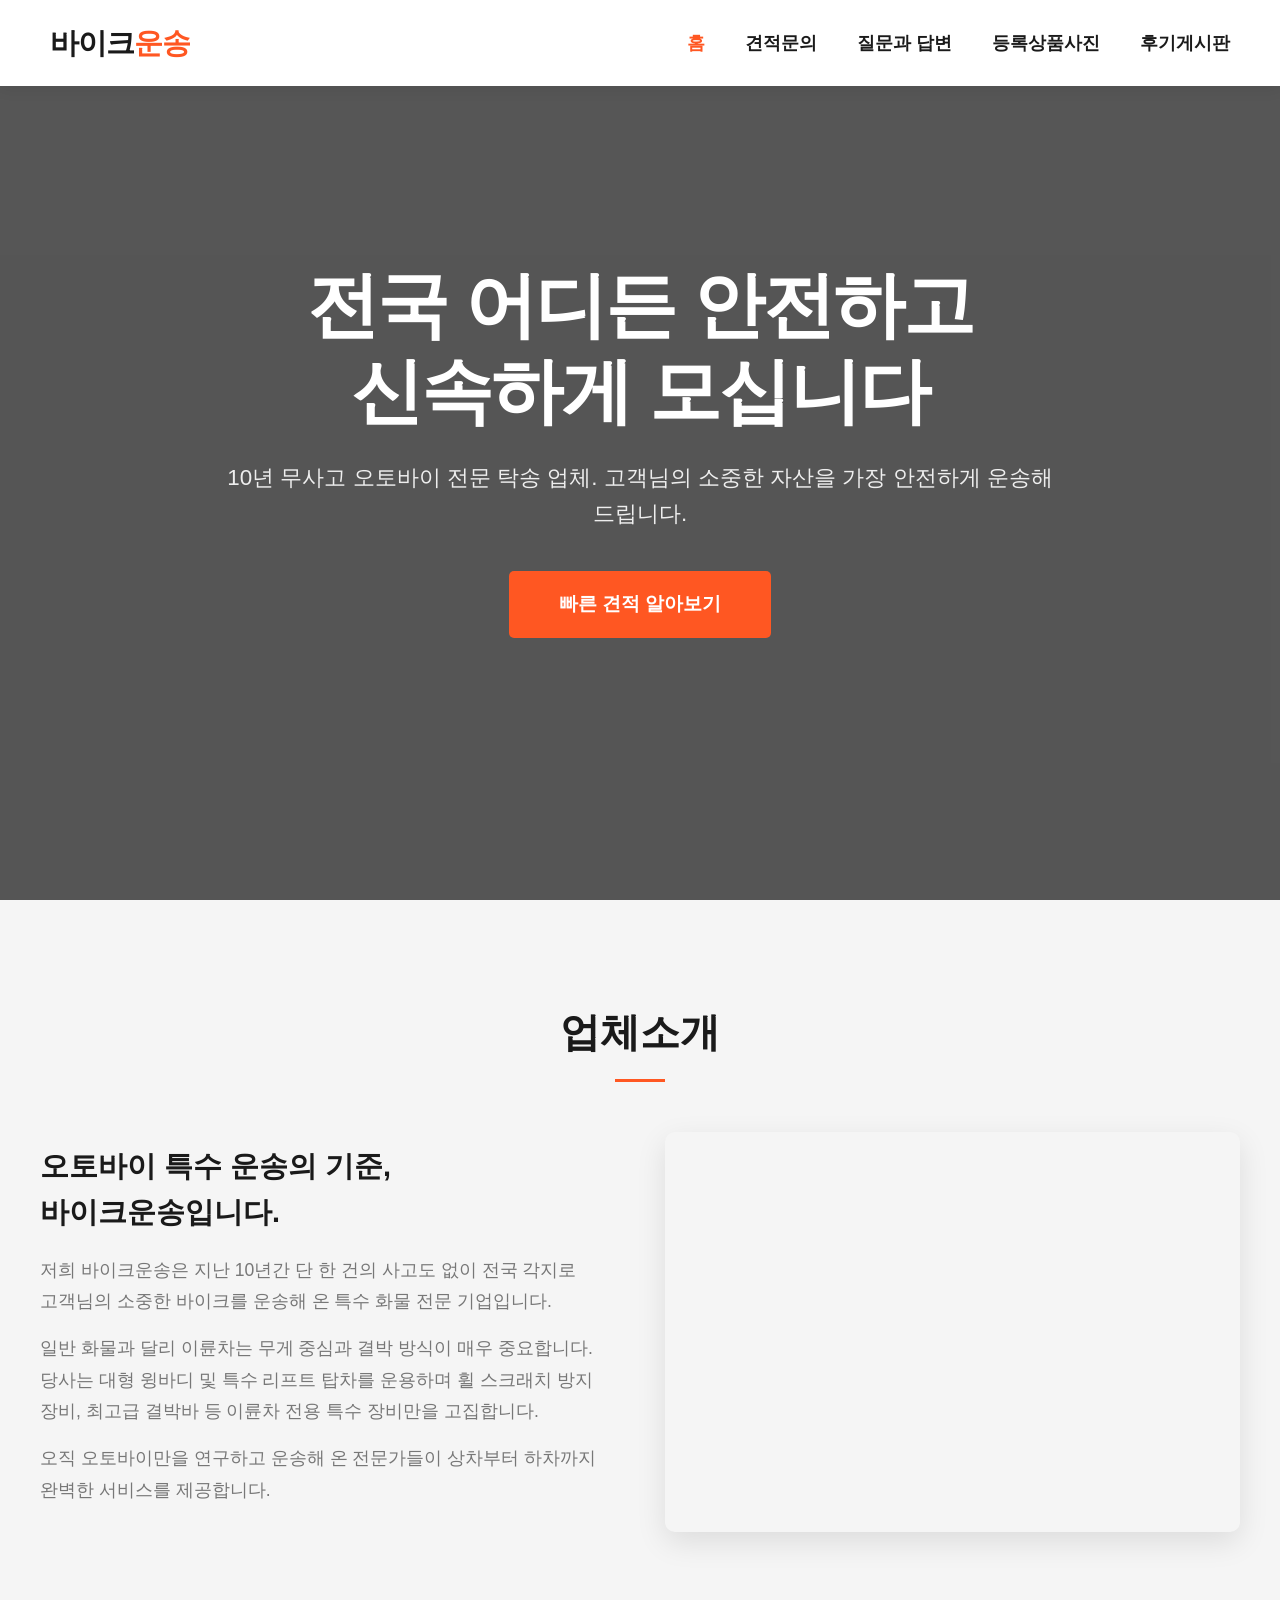
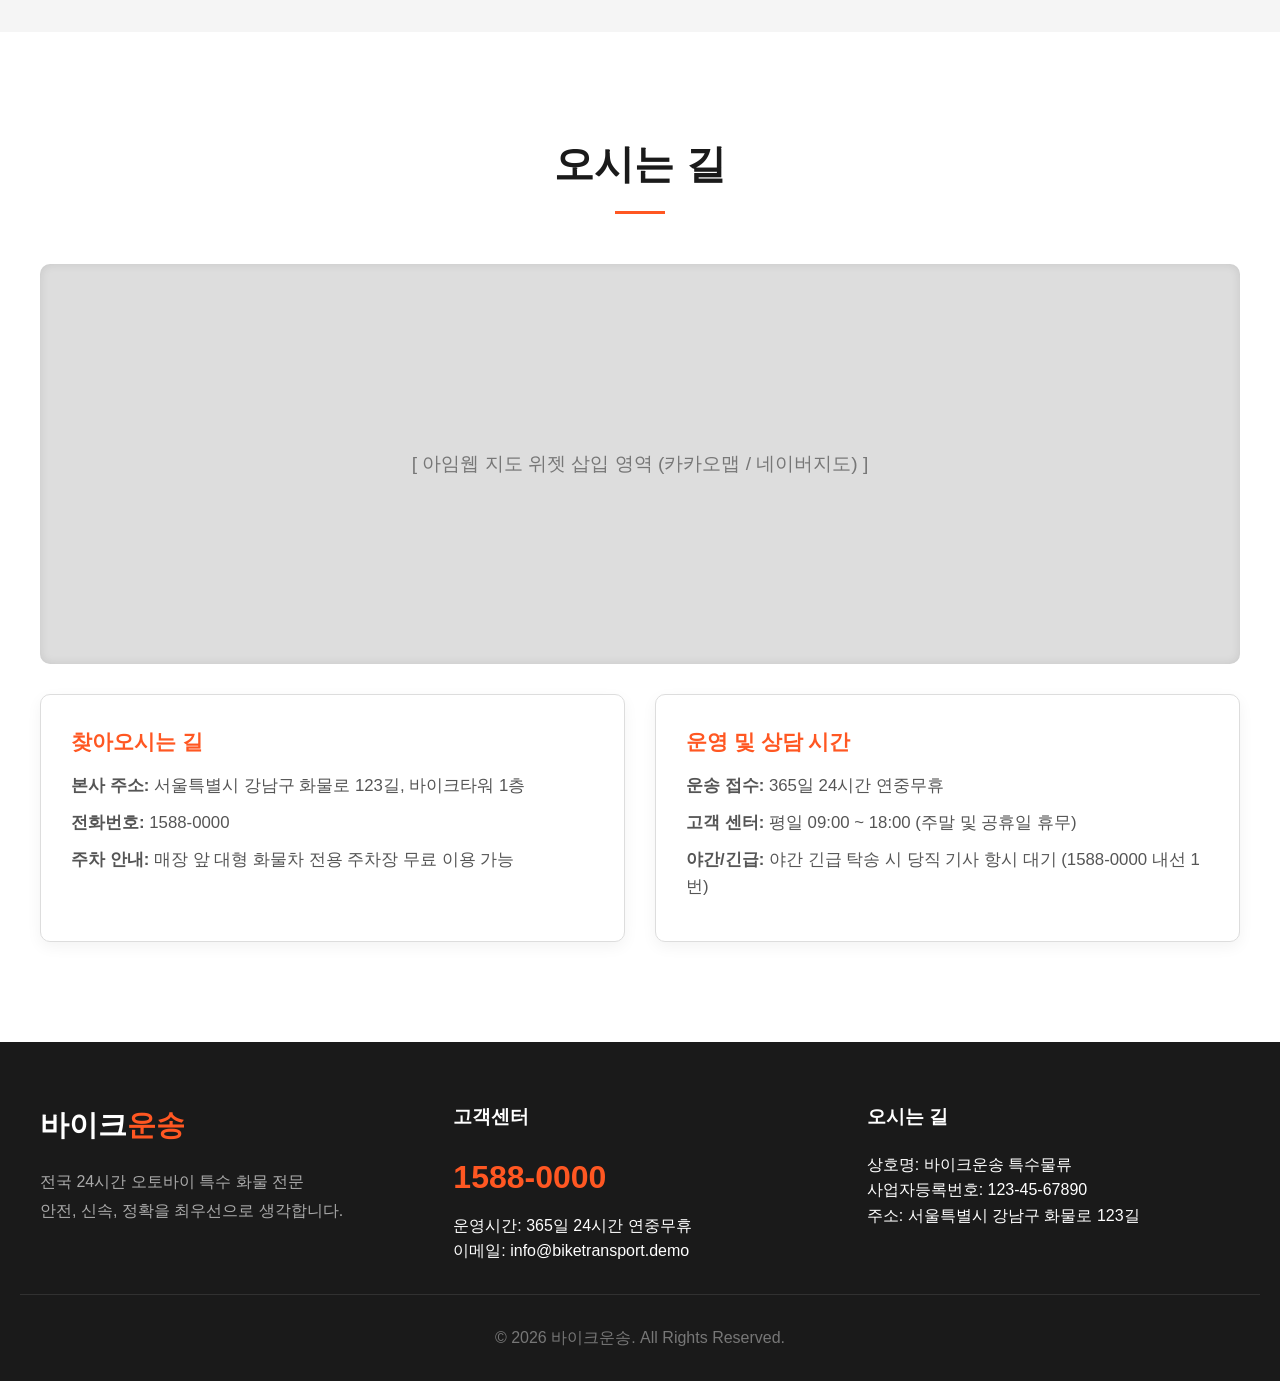
<file: index.html>
<!DOCTYPE html>
<html lang="ko">
<head>
    <meta charset="UTF-8">
    <meta name="viewport" content="width=device-width, initial-scale=1.0">
    <title>바이크원 - 오토바이 운송 전문업체</title>
    <link rel="stylesheet" href="style.css">
    <style>
        /* Hero Section */
        .hero {
            position: relative;
            background-image: url('file:///C:/Users/qw855/.gemini/antigravity-ide/brain/d20d2bac-07ef-422f-bea6-c8b4a701c289/bike_transport_hero_1781770905101.png');
            background-size: cover;
            background-position: center;
            height: 100vh;
            display: flex;
            align-items: center;
            justify-content: center;
            color: white;
            text-align: center;
        }
        .hero::before {
            content: '';
            position: absolute;
            top: 0; left: 0; right: 0; bottom: 0;
            background: rgba(0, 0, 0, 0.65);
        }
        .hero-content {
            position: relative;
            z-index: 1;
            max-width: 900px;
            padding: 20px;
        }
        .hero h1 {
            font-size: 4.5rem;
            margin-bottom: 25px;
            font-weight: 900;
            word-break: keep-all;
            line-height: 1.2;
            letter-spacing: -2px;
        }
        .hero p {
            font-size: 1.4rem;
            margin-bottom: 40px;
            opacity: 0.9;
            word-break: keep-all;
            font-weight: 300;
        }
        .btn-orange {
            display: inline-block;
            background-color: var(--primary-orange);
            color: white;
            padding: 18px 50px;
            border-radius: 5px;
            font-size: 1.2rem;
            font-weight: 700;
            transition: all 0.3s;
            text-transform: uppercase;
        }
        .btn-orange:hover {
            background-color: #E64A19;
            transform: translateY(-3px);
            box-shadow: 0 10px 20px rgba(255,87,34,0.3);
        }

        /* Section Styles for Home */
        section { padding: 100px 20px; background-color: white; }
        .section-alt { background-color: #f5f5f5; }
        .container { max-width: 1200px; margin: 0 auto; }
        .section-title {
            font-size: 2.5rem;
            color: var(--primary-black);
            font-weight: 900;
            margin-bottom: 50px;
            text-align: center;
            position: relative;
        }
        .section-title::after {
            content: '';
            display: block;
            width: 50px; height: 3px;
            background: var(--primary-orange);
            margin: 15px auto 0;
        }

        /* About Us (업체소개) */
        .about-grid {
            display: grid;
            grid-template-columns: 1fr 1fr;
            gap: 50px;
            align-items: center;
        }
        .about-text h3 {
            font-size: 1.8rem;
            margin-bottom: 20px;
            color: var(--primary-black);
        }
        .about-text p {
            font-size: 1.1rem;
            color: var(--text-gray);
            margin-bottom: 15px;
            word-break: keep-all;
            line-height: 1.8;
        }
        .about-image {
            width: 100%;
            height: 400px;
            background-image: url('https://images.unsplash.com/photo-1558981403-c5f9899a28bc?q=80&w=800&auto=format&fit=crop');
            background-size: cover;
            background-position: center;
            border-radius: 10px;
            box-shadow: 0 10px 30px rgba(0,0,0,0.1);
        }

        /* Location (오시는길) */
        .location-grid {
            display: grid;
            grid-template-columns: 1fr;
            gap: 30px;
        }
        .map-area {
            width: 100%;
            height: 400px;
            background-color: #ddd;
            display: flex;
            align-items: center;
            justify-content: center;
            color: #777;
            font-size: 1.2rem;
            border-radius: 10px;
            box-shadow: inset 0 0 10px rgba(0,0,0,0.1);
        }
        .location-info {
            display: flex;
            gap: 30px;
            flex-wrap: wrap;
        }
        .loc-card {
            flex: 1;
            min-width: 300px;
            background: white;
            padding: 30px;
            border-radius: 10px;
            box-shadow: 0 5px 15px rgba(0,0,0,0.05);
            border: 1px solid var(--border-color);
        }
        .loc-card h4 {
            font-size: 1.3rem;
            color: var(--primary-orange);
            margin-bottom: 15px;
        }
        .loc-card p {
            font-size: 1.05rem;
            margin-bottom: 10px;
            color: #555;
        }

        @media (max-width: 768px) {
            .about-grid { grid-template-columns: 1fr; }
            .hero h1 { font-size: 3rem; }
        }
    </style>
</head>
<body>

    <!-- Header -->
    <nav class="navbar">
        <div class="logo"><a href="index.html">바이크<span>운송</span></a></div>
        <div class="nav-links">
            <a href="index.html" style="color: var(--primary-orange);">홈</a>
            <a href="quote.html">견적문의</a>
            <a href="faq.html">질문과 답변</a>
            <a href="gallery.html">등록상품사진</a>
            <a href="review.html">후기게시판</a>
        </div>
    </nav>

    <!-- Hero Section -->
    <header class="hero">
        <div class="hero-content">
            <h1>전국 어디든 안전하고<br>신속하게 모십니다</h1>
            <p>10년 무사고 오토바이 전문 탁송 업체. 고객님의 소중한 자산을 가장 안전하게 운송해 드립니다.</p>
            <a href="quote.html" class="btn-orange">빠른 견적 알아보기</a>
        </div>
    </header>

    <!-- About Us Section (업체소개) -->
    <section id="about" class="section-alt">
        <div class="container">
            <h2 class="section-title">업체소개</h2>
            <div class="about-grid">
                <div class="about-text">
                    <h3>오토바이 특수 운송의 기준,<br>바이크운송입니다.</h3>
                    <p>저희 바이크운송은 지난 10년간 단 한 건의 사고도 없이 전국 각지로 고객님의 소중한 바이크를 운송해 온 특수 화물 전문 기업입니다.</p>
                    <p>일반 화물과 달리 이륜차는 무게 중심과 결박 방식이 매우 중요합니다. 당사는 대형 윙바디 및 특수 리프트 탑차를 운용하며 휠 스크래치 방지 장비, 최고급 결박바 등 이륜차 전용 특수 장비만을 고집합니다.</p>
                    <p>오직 오토바이만을 연구하고 운송해 온 전문가들이 상차부터 하차까지 완벽한 서비스를 제공합니다.</p>
                </div>
                <div class="about-image"></div>
            </div>
        </div>
    </section>

    <!-- Location Section (오시는길) -->
    <section id="location">
        <div class="container">
            <h2 class="section-title">오시는 길</h2>
            <div class="location-grid">
                <!-- 아임웹 지도 위젯이 들어갈 자리 -->
                <div class="map-area">
                    [ 아임웹 지도 위젯 삽입 영역 (카카오맵 / 네이버지도) ]
                </div>
                <div class="location-info">
                    <div class="loc-card">
                        <h4>찾아오시는 길</h4>
                        <p><strong>본사 주소:</strong> 서울특별시 강남구 화물로 123길, 바이크타워 1층</p>
                        <p><strong>전화번호:</strong> 1588-0000</p>
                        <p><strong>주차 안내:</strong> 매장 앞 대형 화물차 전용 주차장 무료 이용 가능</p>
                    </div>
                    <div class="loc-card">
                        <h4>운영 및 상담 시간</h4>
                        <p><strong>운송 접수:</strong> 365일 24시간 연중무휴</p>
                        <p><strong>고객 센터:</strong> 평일 09:00 ~ 18:00 (주말 및 공휴일 휴무)</p>
                        <p><strong>야간/긴급:</strong> 야간 긴급 탁송 시 당직 기사 항시 대기 (1588-0000 내선 1번)</p>
                    </div>
                </div>
            </div>
        </div>
    </section>

    <!-- Footer -->
    <footer class="footer">
        <div class="footer-grid">
            <div>
                <div class="footer-logo">바이크<span>운송</span></div>
                <p style="color:#aaa; margin-top:20px; line-height: 1.8;">
                    전국 24시간 오토바이 특수 화물 전문<br>
                    안전, 신속, 정확을 최우선으로 생각합니다.
                </p>
            </div>
            <div>
                <h3 style="margin-bottom: 20px; color: white;">고객센터</h3>
                <p style="font-size: 2rem; font-weight: 700; color: var(--primary-orange); margin-bottom: 10px;">1588-0000</p>
                <div class="footer-info">
                    <p>운영시간: 365일 24시간 연중무휴</p>
                    <p>이메일: info@biketransport.demo</p>
                </div>
            </div>
            <div>
                <h3 style="margin-bottom: 20px; color: white;">오시는 길</h3>
                <div class="footer-info">
                    <p>상호명: 바이크운송 특수물류</p>
                    <p>사업자등록번호: 123-45-67890</p>
                    <p>주소: 서울특별시 강남구 화물로 123길</p>
                </div>
            </div>
        </div>
        <div class="footer-bottom">
            &copy; 2026 바이크운송. All Rights Reserved.
        </div>
    </footer>

</body>
</html>
</file>
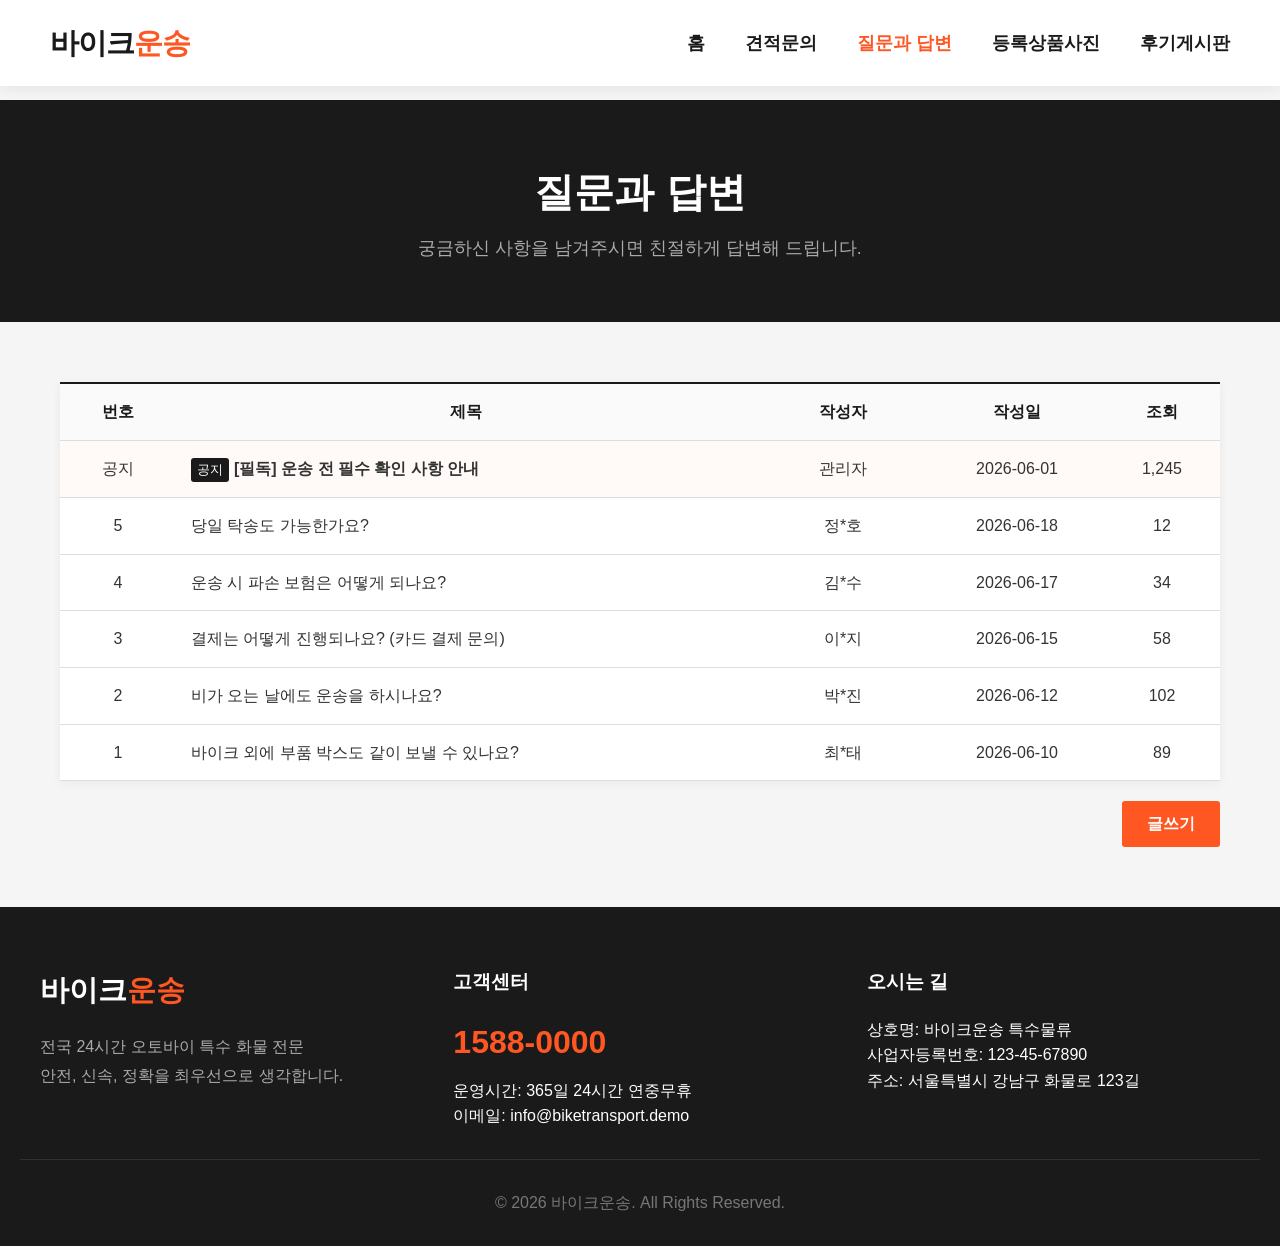
<file: faq.html>
<!DOCTYPE html>
<html lang="ko">
<head>
    <meta charset="UTF-8">
    <meta name="viewport" content="width=device-width, initial-scale=1.0">
    <title>질문과 답변 - 바이크원</title>
    <link rel="stylesheet" href="style.css">
    <style>
        .notice-icon {
            display: inline-block;
            background: var(--primary-black);
            color: white;
            font-size: 0.8rem;
            padding: 2px 6px;
            border-radius: 3px;
            margin-right: 5px;
        }
    </style>
</head>
<body>

    <!-- Header -->
    <nav class="navbar">
        <div class="logo"><a href="index.html">바이크<span>운송</span></a></div>
        <div class="nav-links">
            <a href="index.html">홈</a>
            <a href="quote.html">견적문의</a>
            <a href="faq.html" style="color: var(--primary-orange);">질문과 답변</a>
            <a href="gallery.html">등록상품사진</a>
            <a href="review.html">후기게시판</a>
        </div>
    </nav>

    <!-- Page Header -->
    <div class="page-container">
        <div class="page-header">
            <h1>질문과 답변</h1>
            <p>궁금하신 사항을 남겨주시면 친절하게 답변해 드립니다.</p>
        </div>

        <!-- Content -->
        <div class="content-area">
            <table class="board-table">
                <thead>
                    <tr>
                        <th width="10%">번호</th>
                        <th width="50%">제목</th>
                        <th width="15%">작성자</th>
                        <th width="15%">작성일</th>
                        <th width="10%">조회</th>
                    </tr>
                </thead>
                <tbody>
                    <tr style="background-color: #fff9f7;">
                        <td>공지</td>
                        <td class="title"><span class="notice-icon">공지</span><a href="#" style="font-weight: bold;">[필독] 운송 전 필수 확인 사항 안내</a></td>
                        <td>관리자</td>
                        <td>2026-06-01</td>
                        <td>1,245</td>
                    </tr>
                    <tr>
                        <td>5</td>
                        <td class="title"><a href="#">당일 탁송도 가능한가요?</a></td>
                        <td>정*호</td>
                        <td>2026-06-18</td>
                        <td>12</td>
                    </tr>
                    <tr>
                        <td>4</td>
                        <td class="title"><a href="#">운송 시 파손 보험은 어떻게 되나요?</a></td>
                        <td>김*수</td>
                        <td>2026-06-17</td>
                        <td>34</td>
                    </tr>
                    <tr>
                        <td>3</td>
                        <td class="title"><a href="#">결제는 어떻게 진행되나요? (카드 결제 문의)</a></td>
                        <td>이*지</td>
                        <td>2026-06-15</td>
                        <td>58</td>
                    </tr>
                    <tr>
                        <td>2</td>
                        <td class="title"><a href="#">비가 오는 날에도 운송을 하시나요?</a></td>
                        <td>박*진</td>
                        <td>2026-06-12</td>
                        <td>102</td>
                    </tr>
                    <tr>
                        <td>1</td>
                        <td class="title"><a href="#">바이크 외에 부품 박스도 같이 보낼 수 있나요?</a></td>
                        <td>최*태</td>
                        <td>2026-06-10</td>
                        <td>89</td>
                    </tr>
                </tbody>
            </table>
            <div class="board-controls">
                <a href="#" class="btn-primary">글쓰기</a>
            </div>
        </div>
    </div>

    <!-- Footer -->
    <footer class="footer">
        <div class="footer-grid">
            <div>
                <div class="footer-logo">바이크<span>운송</span></div>
                <p style="color:#aaa; margin-top:20px; line-height: 1.8;">
                    전국 24시간 오토바이 특수 화물 전문<br>
                    안전, 신속, 정확을 최우선으로 생각합니다.
                </p>
            </div>
            <div>
                <h3 style="margin-bottom: 20px; color: white;">고객센터</h3>
                <p style="font-size: 2rem; font-weight: 700; color: var(--primary-orange); margin-bottom: 10px;">1588-0000</p>
                <div class="footer-info">
                    <p>운영시간: 365일 24시간 연중무휴</p>
                    <p>이메일: info@biketransport.demo</p>
                </div>
            </div>
            <div>
                <h3 style="margin-bottom: 20px; color: white;">오시는 길</h3>
                <div class="footer-info">
                    <p>상호명: 바이크운송 특수물류</p>
                    <p>사업자등록번호: 123-45-67890</p>
                    <p>주소: 서울특별시 강남구 화물로 123길</p>
                </div>
            </div>
        </div>
        <div class="footer-bottom">
            &copy; 2026 바이크운송. All Rights Reserved.
        </div>
    </footer>

</body>
</html>
</file>
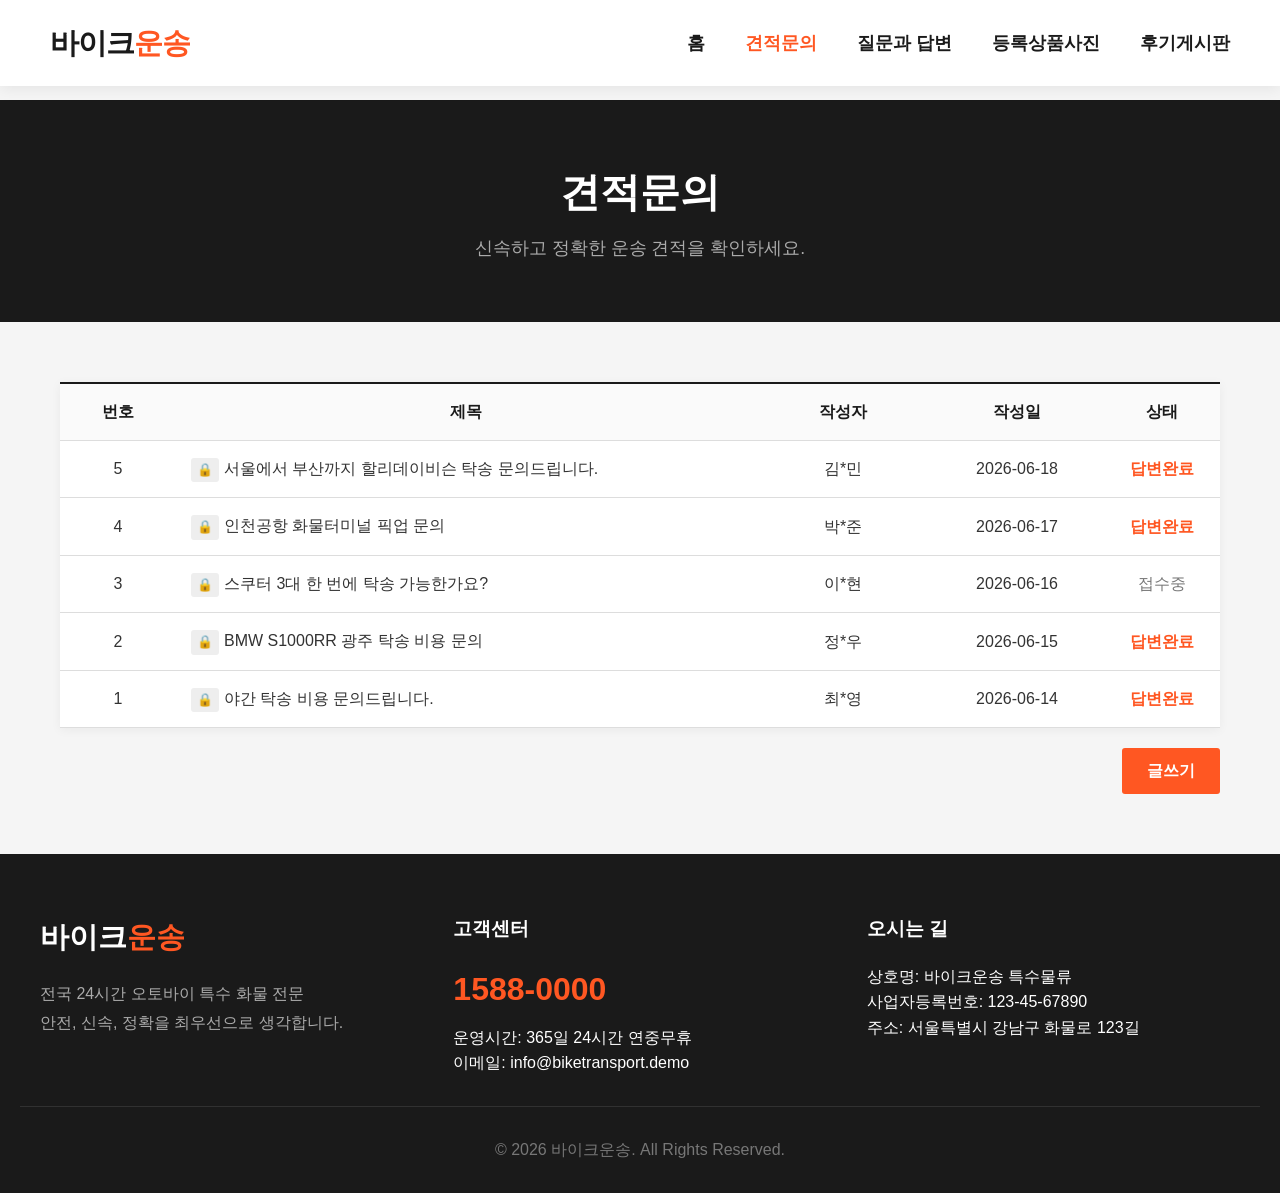
<file: quote.html>
<!DOCTYPE html>
<html lang="ko">
<head>
    <meta charset="UTF-8">
    <meta name="viewport" content="width=device-width, initial-scale=1.0">
    <title>견적문의 - 바이크원</title>
    <link rel="stylesheet" href="style.css">
    <style>
        .secret-icon {
            display: inline-block;
            background: #eee;
            color: #999;
            font-size: 0.8rem;
            padding: 2px 6px;
            border-radius: 3px;
            margin-right: 5px;
        }
    </style>
</head>
<body>

    <!-- Header -->
    <nav class="navbar">
        <div class="logo"><a href="index.html">바이크<span>운송</span></a></div>
        <div class="nav-links">
            <a href="index.html">홈</a>
            <a href="quote.html" style="color: var(--primary-orange);">견적문의</a>
            <a href="faq.html">질문과 답변</a>
            <a href="gallery.html">등록상품사진</a>
            <a href="review.html">후기게시판</a>
        </div>
    </nav>

    <!-- Page Header -->
    <div class="page-container">
        <div class="page-header">
            <h1>견적문의</h1>
            <p>신속하고 정확한 운송 견적을 확인하세요.</p>
        </div>

        <!-- Content -->
        <div class="content-area">
            <table class="board-table">
                <thead>
                    <tr>
                        <th width="10%">번호</th>
                        <th width="50%">제목</th>
                        <th width="15%">작성자</th>
                        <th width="15%">작성일</th>
                        <th width="10%">상태</th>
                    </tr>
                </thead>
                <tbody>
                    <tr>
                        <td>5</td>
                        <td class="title"><span class="secret-icon">🔒</span><a href="#">서울에서 부산까지 할리데이비슨 탁송 문의드립니다.</a></td>
                        <td>김*민</td>
                        <td>2026-06-18</td>
                        <td style="color: var(--primary-orange); font-weight: bold;">답변완료</td>
                    </tr>
                    <tr>
                        <td>4</td>
                        <td class="title"><span class="secret-icon">🔒</span><a href="#">인천공항 화물터미널 픽업 문의</a></td>
                        <td>박*준</td>
                        <td>2026-06-17</td>
                        <td style="color: var(--primary-orange); font-weight: bold;">답변완료</td>
                    </tr>
                    <tr>
                        <td>3</td>
                        <td class="title"><span class="secret-icon">🔒</span><a href="#">스쿠터 3대 한 번에 탁송 가능한가요?</a></td>
                        <td>이*현</td>
                        <td>2026-06-16</td>
                        <td style="color: var(--text-gray);">접수중</td>
                    </tr>
                    <tr>
                        <td>2</td>
                        <td class="title"><span class="secret-icon">🔒</span><a href="#">BMW S1000RR 광주 탁송 비용 문의</a></td>
                        <td>정*우</td>
                        <td>2026-06-15</td>
                        <td style="color: var(--primary-orange); font-weight: bold;">답변완료</td>
                    </tr>
                    <tr>
                        <td>1</td>
                        <td class="title"><span class="secret-icon">🔒</span><a href="#">야간 탁송 비용 문의드립니다.</a></td>
                        <td>최*영</td>
                        <td>2026-06-14</td>
                        <td style="color: var(--primary-orange); font-weight: bold;">답변완료</td>
                    </tr>
                </tbody>
            </table>
            <div class="board-controls">
                <a href="#" class="btn-primary">글쓰기</a>
            </div>
        </div>
    </div>

    <!-- Footer -->
    <footer class="footer">
        <div class="footer-grid">
            <div>
                <div class="footer-logo">바이크<span>운송</span></div>
                <p style="color:#aaa; margin-top:20px; line-height: 1.8;">
                    전국 24시간 오토바이 특수 화물 전문<br>
                    안전, 신속, 정확을 최우선으로 생각합니다.
                </p>
            </div>
            <div>
                <h3 style="margin-bottom: 20px; color: white;">고객센터</h3>
                <p style="font-size: 2rem; font-weight: 700; color: var(--primary-orange); margin-bottom: 10px;">1588-0000</p>
                <div class="footer-info">
                    <p>운영시간: 365일 24시간 연중무휴</p>
                    <p>이메일: info@biketransport.demo</p>
                </div>
            </div>
            <div>
                <h3 style="margin-bottom: 20px; color: white;">오시는 길</h3>
                <div class="footer-info">
                    <p>상호명: 바이크운송 특수물류</p>
                    <p>사업자등록번호: 123-45-67890</p>
                    <p>주소: 서울특별시 강남구 화물로 123길</p>
                </div>
            </div>
        </div>
        <div class="footer-bottom">
            &copy; 2026 바이크운송. All Rights Reserved.
        </div>
    </footer>

</body>
</html>
</file>
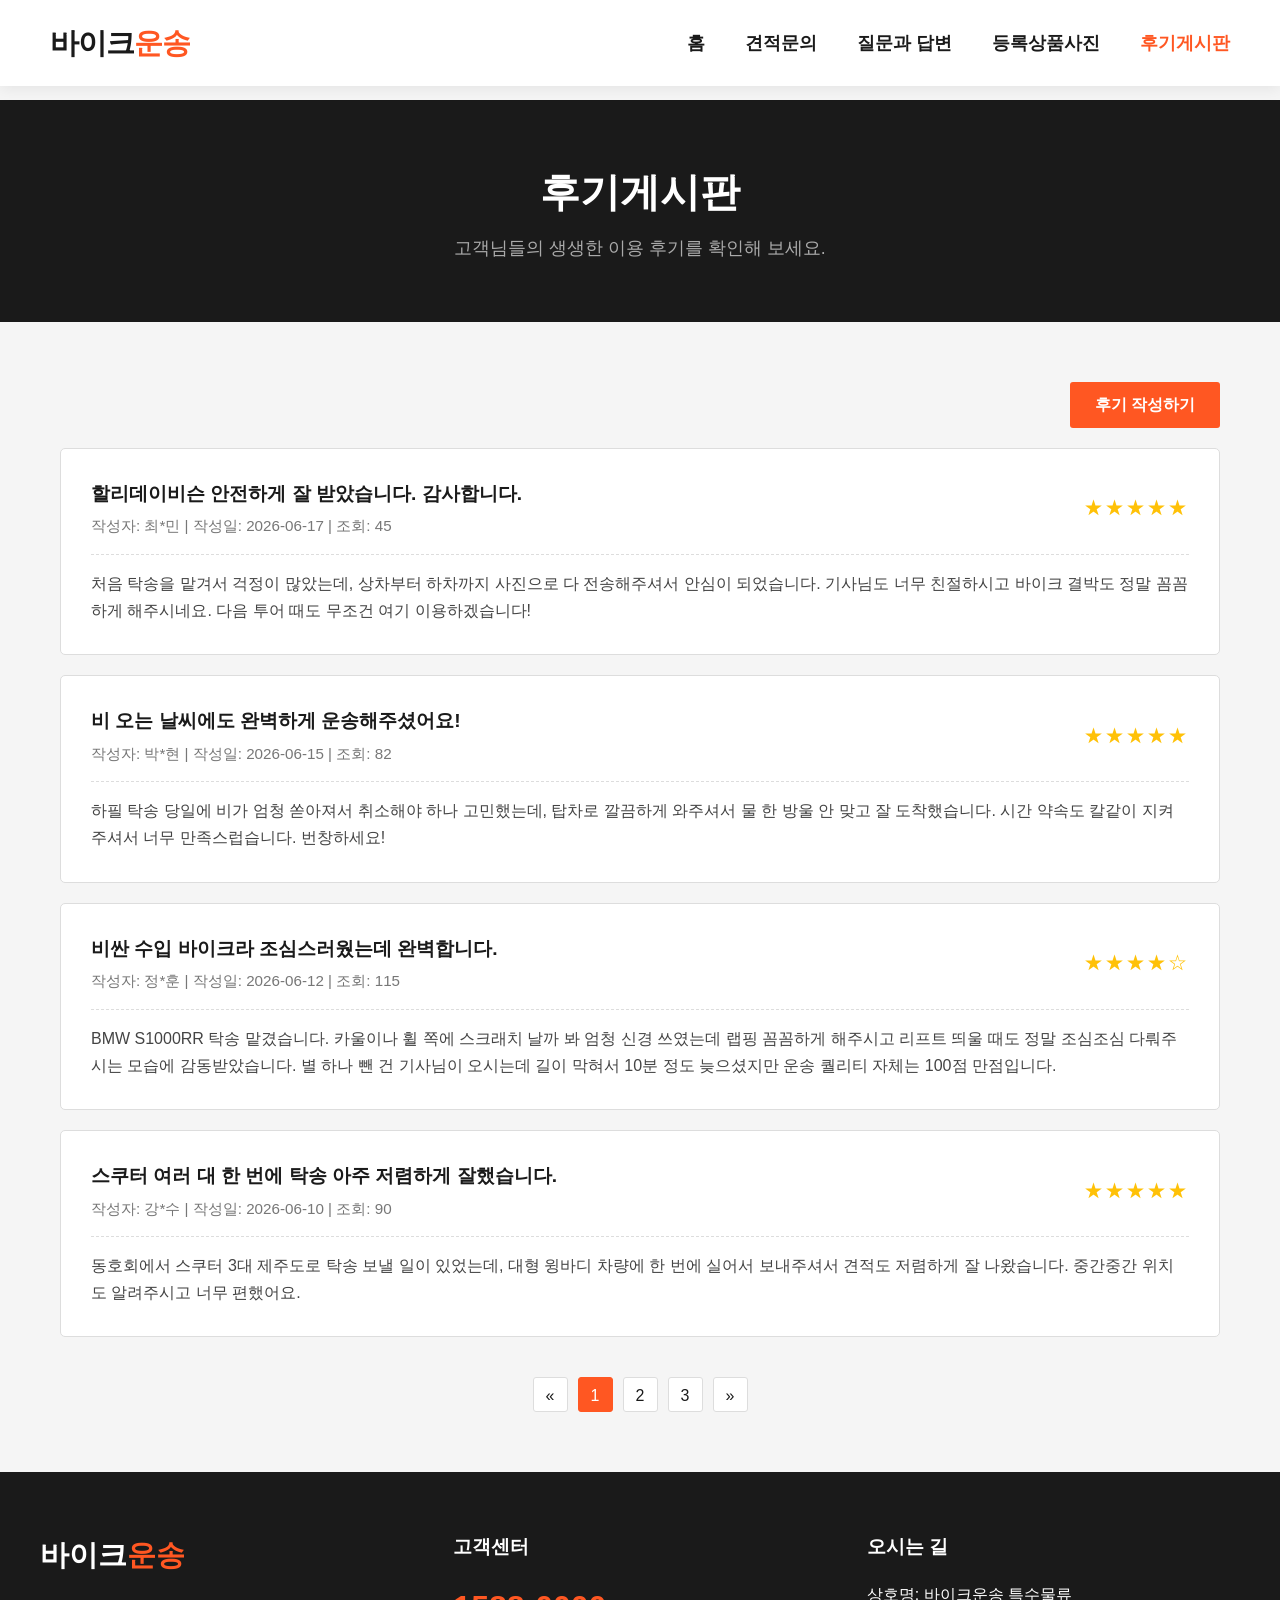
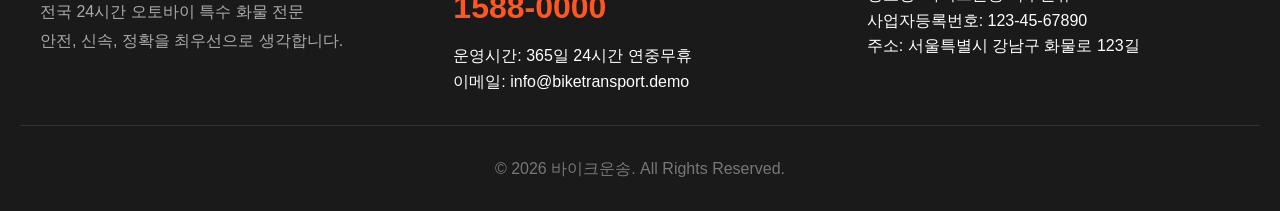
<file: review.html>
<!DOCTYPE html>
<html lang="ko">
<head>
    <meta charset="UTF-8">
    <meta name="viewport" content="width=device-width, initial-scale=1.0">
    <title>후기게시판 - 바이크원</title>
    <link rel="stylesheet" href="style.css">
    <style>
        .review-list {
            display: flex;
            flex-direction: column;
            gap: 20px;
        }
        .review-item {
            background: white;
            border: 1px solid var(--border-color);
            padding: 30px;
            border-radius: 5px;
        }
        .review-header {
            display: flex;
            justify-content: space-between;
            align-items: center;
            margin-bottom: 15px;
            border-bottom: 1px dashed var(--border-color);
            padding-bottom: 15px;
        }
        .review-title {
            font-size: 1.2rem;
            font-weight: 700;
            color: var(--primary-black);
            margin-bottom: 5px;
        }
        .review-meta {
            color: var(--text-gray);
            font-size: 0.95rem;
        }
        .stars {
            color: #FFC107;
            font-size: 1.2rem;
            letter-spacing: 2px;
        }
        .review-body {
            color: #444;
            line-height: 1.7;
        }
        .pagination {
            display: flex;
            justify-content: center;
            margin-top: 40px;
            gap: 10px;
        }
        .pagination a {
            display: inline-block;
            width: 35px; height: 35px;
            line-height: 35px;
            text-align: center;
            border: 1px solid var(--border-color);
            border-radius: 3px;
            color: var(--primary-black);
            background: white;
        }
        .pagination a.active {
            background-color: var(--primary-orange);
            color: white;
            border-color: var(--primary-orange);
        }
        .pagination a:hover:not(.active) {
            background-color: #eee;
        }
    </style>
</head>
<body>

    <!-- Header -->
    <nav class="navbar">
        <div class="logo"><a href="index.html">바이크<span>운송</span></a></div>
        <div class="nav-links">
            <a href="index.html">홈</a>
            <a href="quote.html">견적문의</a>
            <a href="faq.html">질문과 답변</a>
            <a href="gallery.html">등록상품사진</a>
            <a href="review.html" style="color: var(--primary-orange);">후기게시판</a>
        </div>
    </nav>

    <!-- Page Header -->
    <div class="page-container">
        <div class="page-header">
            <h1>후기게시판</h1>
            <p>고객님들의 생생한 이용 후기를 확인해 보세요.</p>
        </div>

        <!-- Content -->
        <div class="content-area">
            <div class="board-controls" style="margin-bottom: 20px;">
                <a href="#" class="btn-primary">후기 작성하기</a>
            </div>

            <div class="review-list">
                <!-- Review 1 -->
                <div class="review-item">
                    <div class="review-header">
                        <div>
                            <div class="review-title">할리데이비슨 안전하게 잘 받았습니다. 감사합니다.</div>
                            <div class="review-meta">작성자: 최*민 | 작성일: 2026-06-17 | 조회: 45</div>
                        </div>
                        <div class="stars">★★★★★</div>
                    </div>
                    <div class="review-body">
                        처음 탁송을 맡겨서 걱정이 많았는데, 상차부터 하차까지 사진으로 다 전송해주셔서 안심이 되었습니다. 기사님도 너무 친절하시고 바이크 결박도 정말 꼼꼼하게 해주시네요. 다음 투어 때도 무조건 여기 이용하겠습니다!
                    </div>
                </div>

                <!-- Review 2 -->
                <div class="review-item">
                    <div class="review-header">
                        <div>
                            <div class="review-title">비 오는 날씨에도 완벽하게 운송해주셨어요!</div>
                            <div class="review-meta">작성자: 박*현 | 작성일: 2026-06-15 | 조회: 82</div>
                        </div>
                        <div class="stars">★★★★★</div>
                    </div>
                    <div class="review-body">
                        하필 탁송 당일에 비가 엄청 쏟아져서 취소해야 하나 고민했는데, 탑차로 깔끔하게 와주셔서 물 한 방울 안 맞고 잘 도착했습니다. 시간 약속도 칼같이 지켜주셔서 너무 만족스럽습니다. 번창하세요!
                    </div>
                </div>

                <!-- Review 3 -->
                <div class="review-item">
                    <div class="review-header">
                        <div>
                            <div class="review-title">비싼 수입 바이크라 조심스러웠는데 완벽합니다.</div>
                            <div class="review-meta">작성자: 정*훈 | 작성일: 2026-06-12 | 조회: 115</div>
                        </div>
                        <div class="stars">★★★★☆</div>
                    </div>
                    <div class="review-body">
                        BMW S1000RR 탁송 맡겼습니다. 카울이나 휠 쪽에 스크래치 날까 봐 엄청 신경 쓰였는데 랩핑 꼼꼼하게 해주시고 리프트 띄울 때도 정말 조심조심 다뤄주시는 모습에 감동받았습니다. 별 하나 뺀 건 기사님이 오시는데 길이 막혀서 10분 정도 늦으셨지만 운송 퀄리티 자체는 100점 만점입니다.
                    </div>
                </div>
                
                <!-- Review 4 -->
                <div class="review-item">
                    <div class="review-header">
                        <div>
                            <div class="review-title">스쿠터 여러 대 한 번에 탁송 아주 저렴하게 잘했습니다.</div>
                            <div class="review-meta">작성자: 강*수 | 작성일: 2026-06-10 | 조회: 90</div>
                        </div>
                        <div class="stars">★★★★★</div>
                    </div>
                    <div class="review-body">
                        동호회에서 스쿠터 3대 제주도로 탁송 보낼 일이 있었는데, 대형 윙바디 차량에 한 번에 실어서 보내주셔서 견적도 저렴하게 잘 나왔습니다. 중간중간 위치도 알려주시고 너무 편했어요.
                    </div>
                </div>
            </div>

            <!-- Pagination -->
            <div class="pagination">
                <a href="#">&laquo;</a>
                <a href="#" class="active">1</a>
                <a href="#">2</a>
                <a href="#">3</a>
                <a href="#">&raquo;</a>
            </div>
        </div>
    </div>

    <!-- Footer -->
    <footer class="footer">
        <div class="footer-grid">
            <div>
                <div class="footer-logo">바이크<span>운송</span></div>
                <p style="color:#aaa; margin-top:20px; line-height: 1.8;">
                    전국 24시간 오토바이 특수 화물 전문<br>
                    안전, 신속, 정확을 최우선으로 생각합니다.
                </p>
            </div>
            <div>
                <h3 style="margin-bottom: 20px; color: white;">고객센터</h3>
                <p style="font-size: 2rem; font-weight: 700; color: var(--primary-orange); margin-bottom: 10px;">1588-0000</p>
                <div class="footer-info">
                    <p>운영시간: 365일 24시간 연중무휴</p>
                    <p>이메일: info@biketransport.demo</p>
                </div>
            </div>
            <div>
                <h3 style="margin-bottom: 20px; color: white;">오시는 길</h3>
                <div class="footer-info">
                    <p>상호명: 바이크운송 특수물류</p>
                    <p>사업자등록번호: 123-45-67890</p>
                    <p>주소: 서울특별시 강남구 화물로 123길</p>
                </div>
            </div>
        </div>
        <div class="footer-bottom">
            &copy; 2026 바이크운송. All Rights Reserved.
        </div>
    </footer>

</body>
</html>
</file>
<file: style.css>
/* CSS reset & base */
* { box-sizing: border-box; margin: 0; padding: 0; }
body { font-family: 'Pretendard', 'Noto Sans KR', sans-serif; color: #333; line-height: 1.6; background-color: #f5f5f5; }
a { text-decoration: none; color: inherit; }
ul, li { list-style: none; }

/* Variables */
:root {
    --primary-black: #1a1a1a;
    --primary-orange: #FF5722;
    --bg-light: #ffffff;
    --text-gray: #777;
    --border-color: #ddd;
}

/* Header / Nav */
.navbar {
    position: fixed;
    top: 0; left: 0; right: 0;
    background: var(--bg-light);
    padding: 20px 50px;
    display: flex;
    justify-content: space-between;
    align-items: center;
    z-index: 1000;
    box-shadow: 0 2px 15px rgba(0,0,0,0.08);
}
.logo {
    font-size: 1.8rem;
    font-weight: 900;
    color: var(--primary-black);
    letter-spacing: -1px;
}
.logo span { color: var(--primary-orange); }
.nav-links {
    display: flex;
    gap: 40px;
}
.nav-links a {
    font-size: 1.1rem;
    font-weight: 600;
    color: var(--primary-black);
    transition: color 0.3s;
    position: relative;
}
.nav-links a:hover {
    color: var(--primary-orange);
}

/* Page Layout */
.page-container {
    padding-top: 100px;
    min-height: calc(100vh - 250px);
}
.page-header {
    background-color: var(--primary-black);
    color: white;
    padding: 60px 20px;
    text-align: center;
}
.page-header h1 {
    font-size: 2.5rem;
    margin-bottom: 10px;
}
.page-header p {
    color: #aaa;
    font-size: 1.1rem;
}
.content-area {
    max-width: 1200px;
    margin: 60px auto;
    padding: 0 20px;
}

/* Board (게시판) Styles */
.board-table {
    width: 100%;
    border-collapse: collapse;
    background: white;
    box-shadow: 0 2px 10px rgba(0,0,0,0.05);
}
.board-table th, .board-table td {
    padding: 15px;
    text-align: center;
    border-bottom: 1px solid var(--border-color);
}
.board-table th {
    background-color: #fafafa;
    font-weight: 700;
    color: var(--primary-black);
    border-top: 2px solid var(--primary-black);
}
.board-table td.title {
    text-align: left;
}
.board-table td.title a:hover {
    text-decoration: underline;
    color: var(--primary-orange);
}
.board-table tr:hover td {
    background-color: #fdfdfd;
}
.board-controls {
    display: flex;
    justify-content: flex-end;
    margin-top: 20px;
}
.btn-primary {
    background-color: var(--primary-orange);
    color: white;
    padding: 10px 25px;
    border-radius: 3px;
    font-weight: 600;
    display: inline-block;
    transition: background 0.3s;
}
.btn-primary:hover {
    background-color: #E64A19;
}

/* Footer */
.footer {
    background-color: var(--primary-black);
    color: white;
    padding: 60px 20px 30px;
}
.footer-grid {
    display: grid;
    grid-template-columns: repeat(auto-fit, minmax(250px, 1fr));
    gap: 40px;
    max-width: 1200px;
    margin: 0 auto;
}
.footer-logo {
    font-size: 1.8rem;
    font-weight: 900;
    margin-bottom: 15px;
}
.footer-logo span { color: var(--primary-orange); }
.footer-bottom {
    text-align: center;
    padding-top: 30px;
    margin-top: 30px;
    border-top: 1px solid rgba(255,255,255,0.1);
    color: #777;
}
</file>
